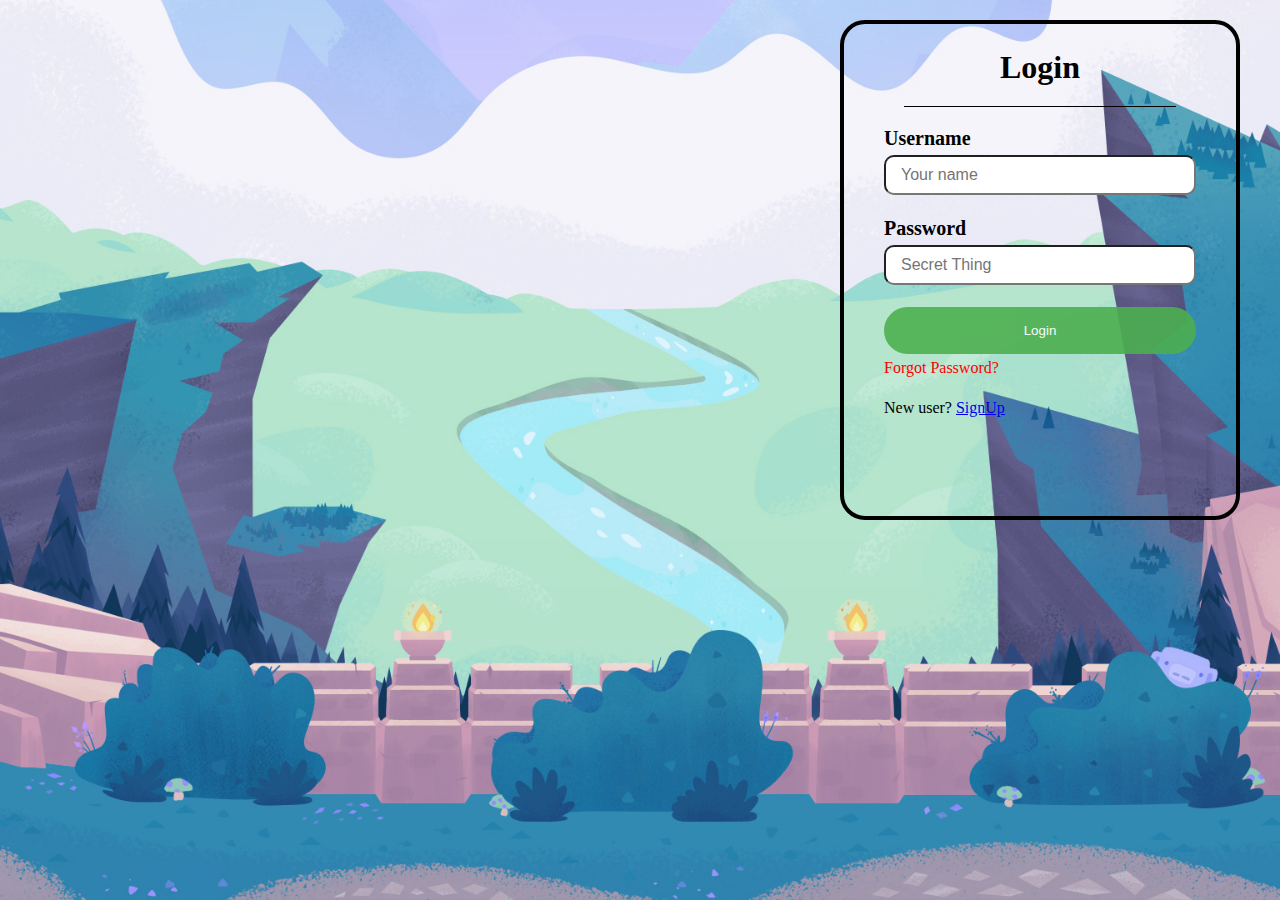
<file: index.html>
<!DOCTYPE html>
<html lang="en">
<head>
    <meta charset="UTF-8">
    <title>Sign up</title>
    <meta name="viewport" content="width=device-width, initial-scale=1">
    <link rel = "stylesheet" href="style.css">
</head>
<body>
<div class = "center">
    <form name="form" method="post" class="form" >
        <h1>Login</h1>
        <b><label>Username</label></b>
        <input type="text" required placeholder="Your name">
        <b><label>Password</label></b>
        <input type="password"  required placeholder="Secret Thing">
       <button type="submit" class="btn">Login</button>
        <div class="pass">Forgot Password?</div>
        <div class="signup_link">
            New user? <a href="#">SignUp</a>
        </div>
    </form>
</div>
</body>
</html>
</file>
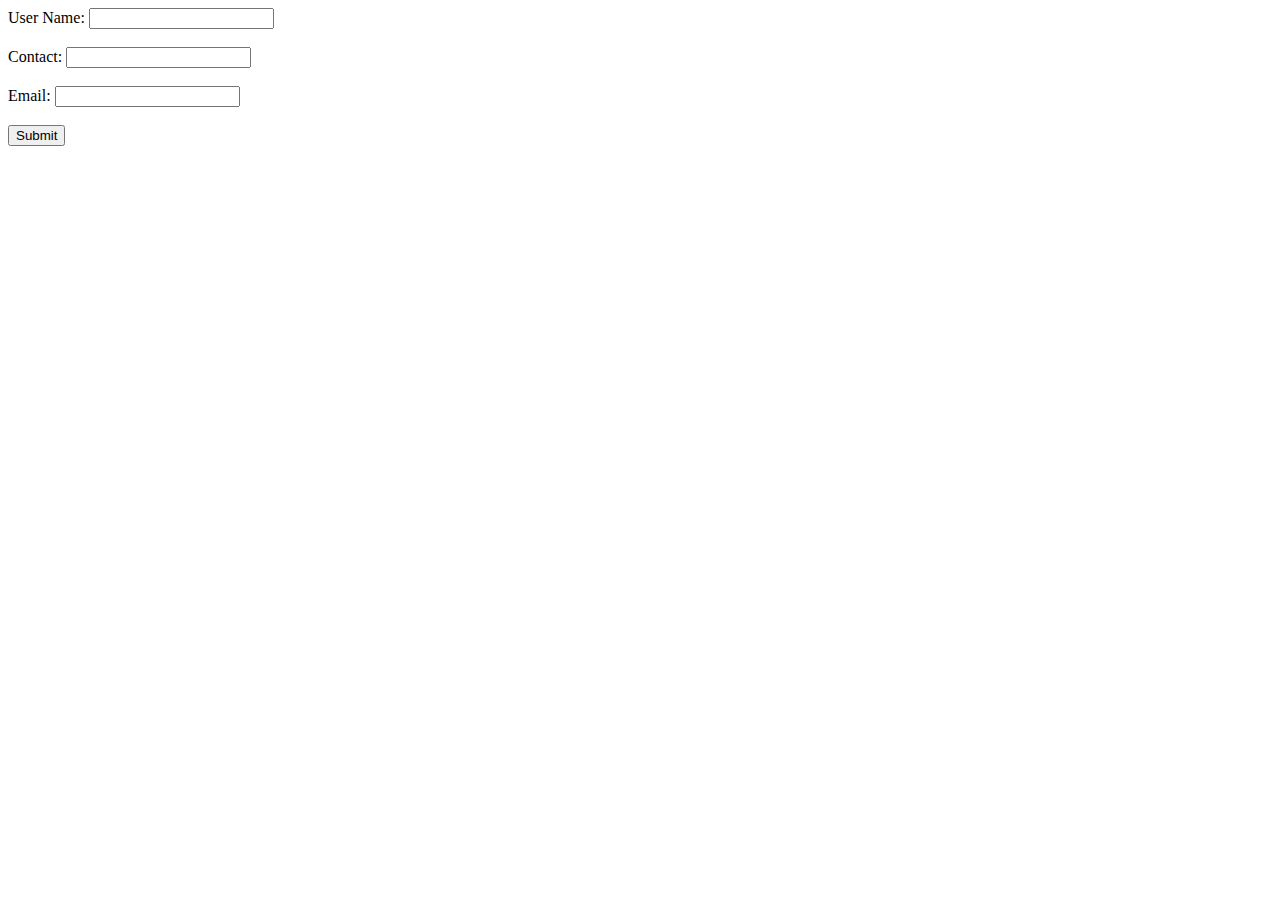
<file: form.html>
<!DOCTYPE html>
<head>
    <title>Validation</title>
    <script type="application/javascript">
     function validator(){
         var uname = document.getElementById("username");
         var phone = document.getElementById("contact");
         var email_add = document.getElementById("email");
         if(uname.value=="")
           {
                alert("Please fill Your Name  Properly!")
                 uname.focus();
                 return false;

           }
         if(phone.value=="")
             {
                  alert("Please fill Conatact details!")
                  phone.focus();
                  return false;
             }
         if(email_add.value=="")
              { 
                   alert("Please fill email deatils!")
                   email_add.focus();
                   return false;
              }
        alert("Form Submitted Successfully!")
        document.write("Hello "+uname.value+" your contact number is "+phone.value+" and your email is "+email_add.value);
        document.write("<br><br>")
        document.write("<a href = form.html>Submit Another Entry</a>")
        return true;
     }
   </script>
</head>
<body>
    <form id="f1" onsubmit="return validator()">
        <label for="username">User Name: </label>
        <input type="text" id="username"/><br><br>
        <label for="contact">Contact: </label>
        <input type="number" id="contact"/><br><br>
        <label for="email">Email: </label>
        <input type="email" id="email"/><br><br>
        <input type="submit" value="Submit"/>
    </form>
</body>
</file>
<file: style.css>
@media (max-width:600px)
             {
              body{
                 background-color:cyan;
                 }
             }
body, html {
            height: 100%;
           }
* {
  box-sizing: border-box;
  padding:0;
  margin:0;
 }
.center{
         background-image: url("img3.jpg");
         height:100%;
         background-position: center;
         background-repeat: no-repeat;
         background-size: cover;
         position: relative;
      }
      @-webkit-keyframes blink { 50%{border-color: #ff0000; }}
.center form{
           padding: 0 40px;
           box-sizing: border-box;
	       border: 4px solid ;
	       border-radius:25px;
	      -webkit-animation: blink .5s step-end infinite alternate;
}
.form {
         align : center;
         position: absolute;
         right: 20px;
         margin: 20px;
         max-width: 400px;
         height:500px;
         padding: 0 20px;
         background-color: transparent
         border-radius:25px;
}
.form h1{
            text-align : center;
            padding : 5px 0 20px 0;
            border-bottom : 1px solid black;
            margin:20px;

         }
.form > b > label{
              color : solid blue;
              margin : 5px 0 22px 0;
              font-size : 20px;
              border: 2px;

             }
.pass{
          position:relative;
          margin : 5px 0 22px 0;
          color : red;
          cursor : pointer;
      }
.pass:hover{
             text-decoration : underline;
          }
.signup_link{
          position:relative;
          margin : 5px 0 22px 0;
      }

input[type=text], input[type=password]{
                                        width: 100%;
                                        padding: 15px;
                                        height:40px;
                                        margin: 5px 0 22px 0;
                                        font-size:16px;
                                        border-radius:10px;
                                        outline : none;

                                       }
input[type=text]:focus, input[type=password]:focus {
                                                     background-color: #ddd;
                                                     outline: none;
                                                     border:none;
                                                     outline:none;
                                                   }
.btn {
  background-color: #4CAF50;
  color: white;
  padding: 16px 20px;
  border: none;
  cursor: pointer;
  width: 100%;
  opacity: 0.9;
  border-radius:25px;
}
.btn:hover {
  opacity: 1;
}
</file>
